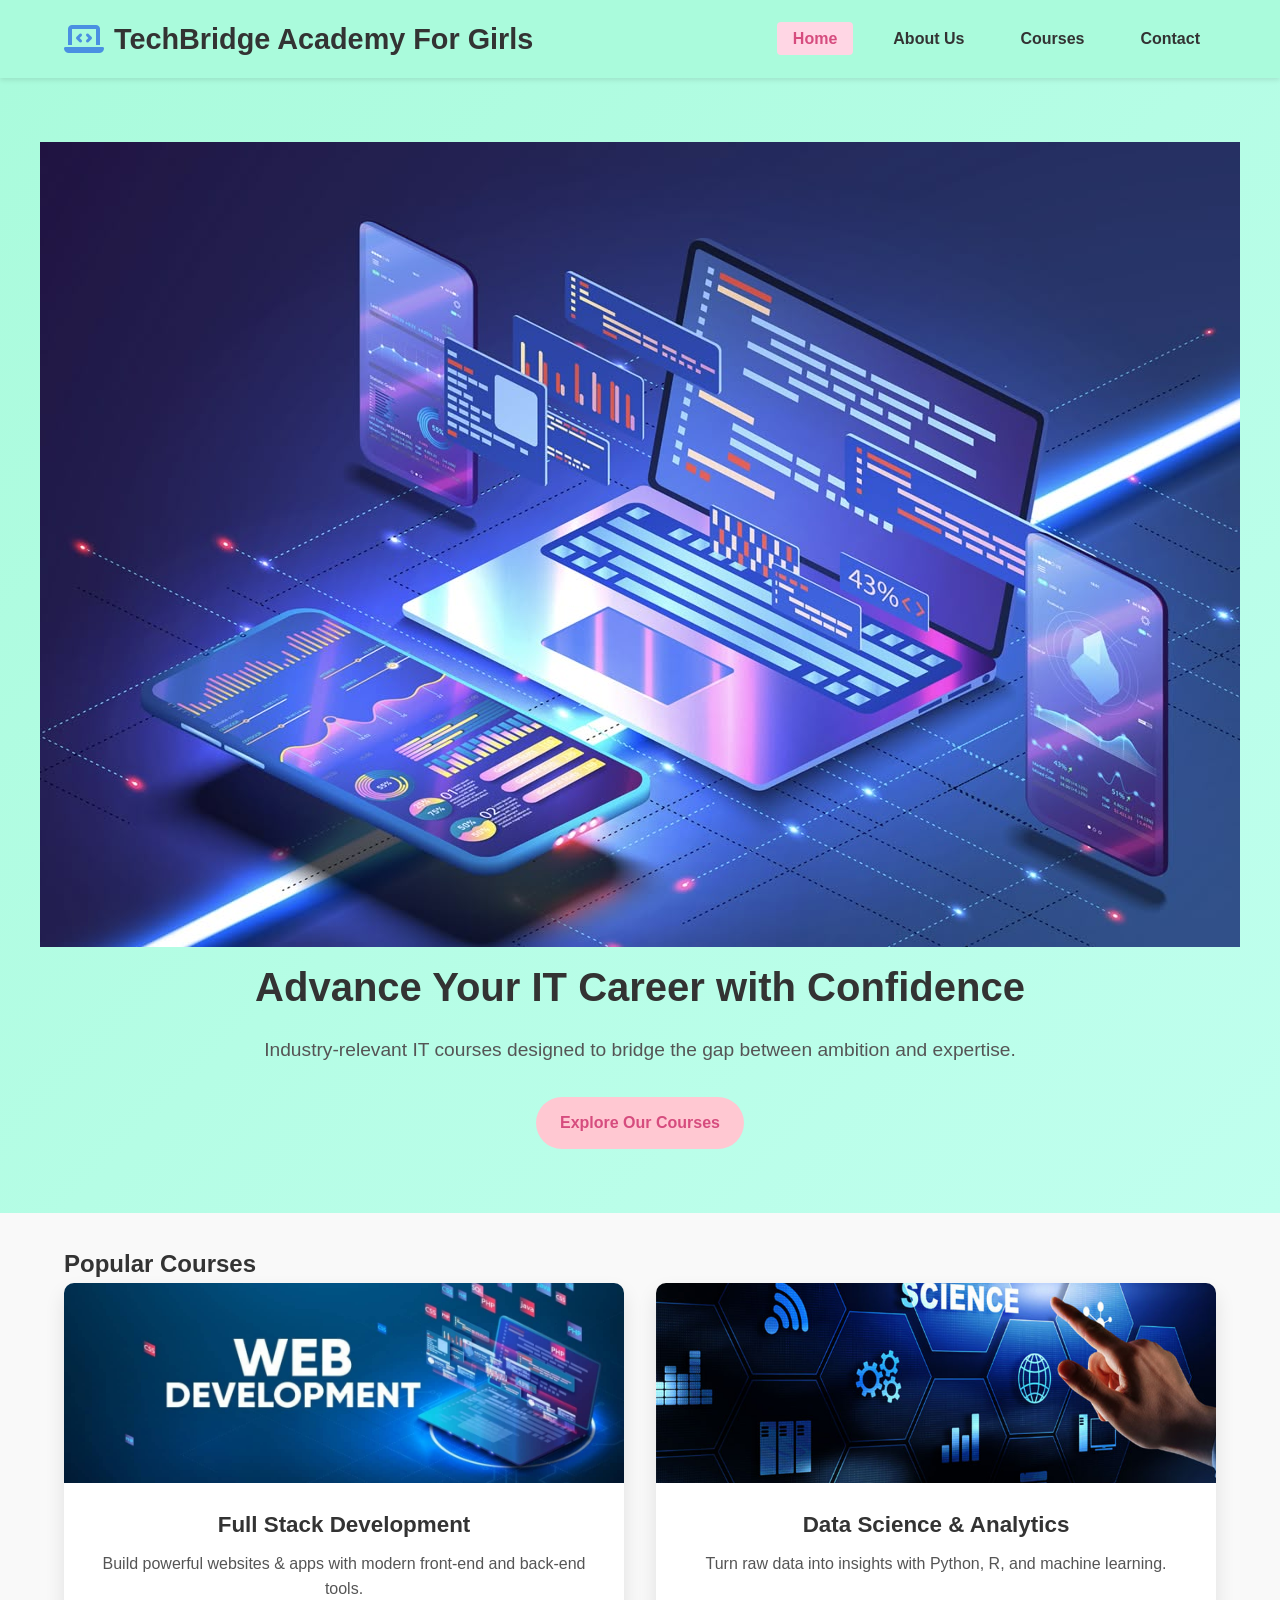
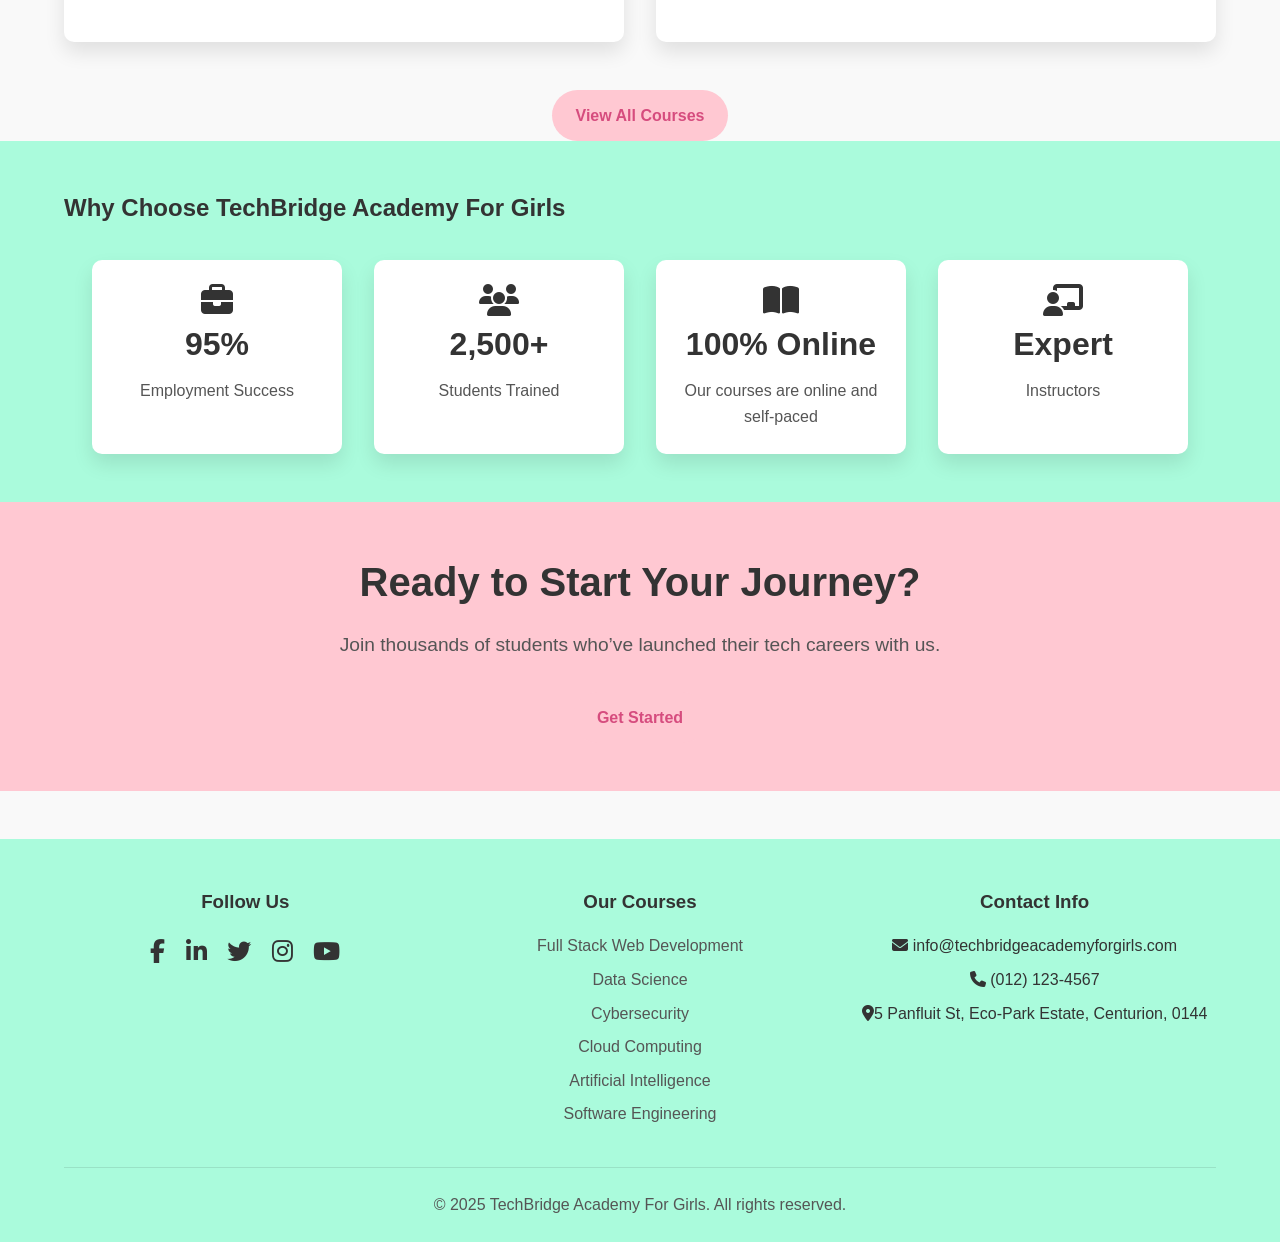
<file: index.html>
<!DOCTYPE html>
<html lang="en">
<head>
  <meta charset="UTF-8">
  <meta name="viewport" content="width=device-width, initial-scale=1.0">
  <title>TechBridge Academy - Home</title>
  <link rel="stylesheet" href="styles.css">
  <link rel="stylesheet" href="https://cdnjs.cloudflare.com/ajax/libs/font-awesome/6.4.0/css/all.min.css">
</head>
<body>
  <!-- Header -->
  <header>
    <div class="container header-content">
      <div class="logo">
        <i class="fas fa-laptop-code logo-icon"></i>
        <h1>TechBridge Academy For Girls</h1>
      </div>
      <nav>
        <ul>
          <li><a href="index.html" class="active">Home</a></li>
          <li><a href="about.html">About Us</a></li>
          <li><a href="courses.html">Courses</a></li>
          <li><a href="contact.html">Contact</a></li>
        </ul>
      </nav>
    </div>
  </header>

  <!-- Hero Section -->
  <section class="hero">
    <img src="images/hero.jpg" alt="">
    <div class="container hero-content">
      <h2>Advance Your IT Career with Confidence</h2>
      <p>Industry-relevant IT courses designed to bridge the gap between ambition and expertise.</p>
      <a href="courses.html" class="btn">Explore Our Courses</a>
    </div>
  </section>

  <!-- Popular Courses Preview -->
  <section>
    <div class="container">
      <div class="section-title">
        <h2>Popular Courses</h2>
      </div>
      <div class="courses-grid">
        <div class="course-card">
          <div class="course-img"><img src="images/WebDev.jpeg" alt=""></i></div>
          <div class="course-content">
            <h3>Full Stack Development</h3>
            <p>Build powerful websites & apps with modern front-end and back-end tools.</p>
          </div>
        </div>
        <div class="course-card">
          <div class="course-img"><img src="images/data-science.jpg" alt=""></div>
          <div class="course-content">
            <h3>Data Science & Analytics</h3>
            <p>Turn raw data into insights with Python, R, and machine learning.</p>
          </div>
        </div>
      
        </div>
      </div>
      <div style="text-align:center; margin-top: 1.5rem;">
        <a href="courses.html" class="btn">View All Courses</a>
      </div>
    </div>
  </section>

  <!-- Why Choose Us -->
  <section style="background-color: var(--primary); padding: 3rem 0;">
    <div class="container">
      <div class="section-title">
        <h2>Why Choose TechBridge Academy For Girls</h2>
      </div>
      <div class="about-stats">
        <div class="stat-box">
          <i class="fas fa-briefcase fa-2x"></i>
          <h3>95%</h3>
          <p>Employment Success</p>
        </div>
        <div class="stat-box">
          <i class="fas fa-users fa-2x"></i>
          <h3>2,500+</h3>
          <p>Students Trained</p>
        </div>
        <div class="stat-box">
          <i class="fas fa-book-open fa-2x"></i>
          <h3>100% Online</h3>
          <p>Our courses are online and self-paced</p>
        </div>
        <div class="stat-box">
          <i class="fas fa-chalkboard-teacher fa-2x"></i>
          <h3>Expert</h3>
          <p>Instructors</p>
        </div>
      </div>
    </div>
  </section>

  <!-- Call-to-Action -->
  <section class="hero" style="background: var(--accent2); padding: 3rem 0;">
    <div class="container hero-content">
      <h2>Ready to Start Your Journey?</h2>
      <p>Join thousands of students who’ve launched their tech careers with us.</p>
      <a href="courses.html" class="btn">Get Started</a>
    </div>
  </section>

  <!-- Footer -->
    <footer>
        <div class="container">
            <div class="footer-content">
                <div class="social-icons">
                    <h3>Follow Us</h3>
                    <a href="https://www.facebook.com/"><i class="fab fa-facebook-f"></i></a>
                    <a href="https://za.linkedin.com/"><i class="fab fa-linkedin-in"></i></a>
                    <a href="https://x.com/"><i class="fa-brands fa-twitter"></i></a>
                    <a href="https://www.instagram.com/"><i class="fab fa-instagram"></i></a>
                    <a href="https://www.youtube.com/"><i class="fab fa-youtube"></i></a>
                </div>

                <!-- Quick Links -->
                <div class="footer-links">
                    <h3>Our Courses</h3>
                    <ul>
                        <li><a href="courses.html">Full Stack Web Development</a></li>
                        <li><a href="courses.html">Data Science </a></li>
                        <li><a href="courses.html">Cybersecurity </a></li>
                        <li><a href="courses.html">Cloud Computing</a></li>
                        <li><a href="courses.html">Artificial Intelligence</a></li>
                        <li><a href="courses.html">Software Engineering</a></li>
                    </ul>
                </div>

                <!-- Contact Info -->
                <div class="footer-links">
                    <h3>Contact Info</h3>
                    <ul>
                        <li><i class="fas fa-envelope"></i> info@techbridgeacademyforgirls.com</li>
                        <li><i class="fas fa-phone"></i> (012) 123-4567</li>
                        <li><i class="fas fa-map-marker-alt"></i>5 Panfluit St, Eco-Park Estate, Centurion, 0144</li>
                    </ul>
                </div>
            </div>

            <!-- Copyright -->
            <div class="copyright">
                <p>&copy; 2025 TechBridge Academy For Girls. All rights reserved.</p>
            </div>
        </div>
    </footer>
</body>
</html>
</file>
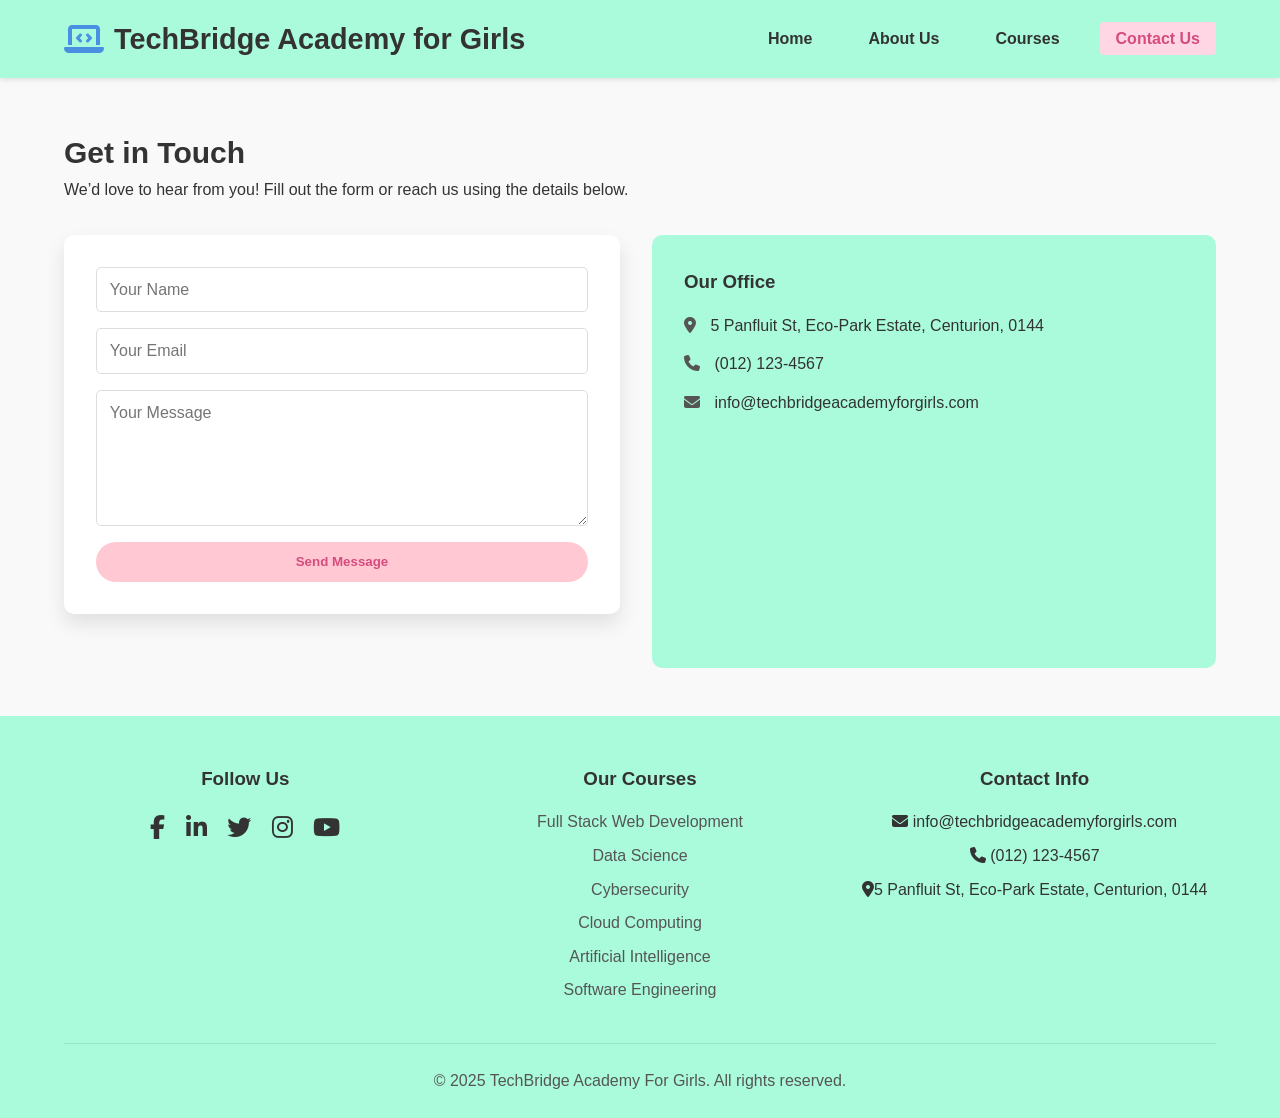
<file: contact.html>
<!DOCTYPE html>
<html lang="en">
<head>
  <meta charset="UTF-8">
  <meta name="viewport" content="width=device-width, initial-scale=1.0">
  <title>Contact Us - TechBridge Academy for Girls</title>
  <link rel="stylesheet" href="styles.css">
  <link rel="stylesheet" href="https://cdnjs.cloudflare.com/ajax/libs/font-awesome/6.4.0/css/all.min.css">
</head>
<body>
  <!-- Header -->
  <header>
    <div class="container header-content">
      <div class="logo">
        <i class="fas fa-laptop-code logo-icon"></i>
        <h1>TechBridge Academy for Girls</h1>
      </div>
      <nav>
        <ul>
          <li><a href="index.html">Home</a></li>
          <li><a href="about.html">About Us</a></li>
          <li><a href="courses.html">Courses</a></li>
          <li><a href="contact.html" class="active">Contact Us</a></li>
        </ul>
      </nav>
    </div>
  </header>

  <!-- Contact Section -->
  <div class="page-content">
    <div class="container">
      <div class="section-title"><br><br>
        <h2 style="font-size: 30px;">Get in Touch</h2>
        <p>We’d love to hear from you! Fill out the form or reach us using the details below.</p>
      </div>

      <div class="contact-grid">
        <!-- Contact Form -->
        <div class="contact-form">
          <form>
            <input type="text" placeholder="Your Name" required>
            <input type="email" placeholder="Your Email" required>
            <textarea placeholder="Your Message" rows="6" required></textarea>
            <button type="submit" class="btn">Send Message</button>
          </form>
        </div>

        <!-- Contact Info -->
        <div class="contact-info">
          <h3>Our Office</h3>
          <p><i class="fas fa-map-marker-alt"></i> 5 Panfluit St, Eco-Park Estate, Centurion, 0144</p>
          <p><i class="fas fa-phone"></i> (012) 123-4567</p>
          <p><i class="fas fa-envelope"></i> info@techbridgeacademyforgirls.com</p>

          <!-- Map Embed -->
          <div class="map">
            <iframe 
              src="https://www.google.com/maps/embed?pb=!1m18!1m12!1m3!1d3581.490792622634!2d28.18637831500179!3d-25.84220598360562!2m3!1f0!2f0!3f0!3m2!1i1024!2i768!4f13.1!3m3!1m2!1s0x1e956c6b8b5a7d7f%3A0x8e8e4f6c4e4e4e4e!2s5%20Panfluit%20St%2C%20Eco-Park%20Estate%2C%20Centurion%2C%200144!5e0!3m2!1sen!2sza!4v1700000000000!5m2!1sen!2sza"
              width="500px" height="200" style="border:0;">
            </iframe>
          </div>
        </div>
      </div>
    </div>
  </div>

  <!-- Footer -->
  <footer>
    <div class="container">
      <div class="footer-content">
        <!-- Socials -->
        <div class="social-icons">
          <h3>Follow Us</h3>
          <a href="https://www.facebook.com/"><i class="fab fa-facebook-f"></i></a>
          <a href="https://za.linkedin.com/"><i class="fab fa-linkedin-in"></i></a>
          <a href="https://x.com/"><i class="fa-brands fa-twitter"></i></a>
          <a href="https://www.instagram.com/"><i class="fab fa-instagram"></i></a>
          <a href="https://www.youtube.com/"><i class="fab fa-youtube"></i></a>
        </div>

        <!-- Quick Links -->
        <div class="footer-links">
          <h3>Our Courses</h3>
          <ul>
            <li><a href="courses.html">Full Stack Web Development</a></li>
            <li><a href="courses.html">Data Science</a></li>
            <li><a href="courses.html">Cybersecurity</a></li>
            <li><a href="courses.html">Cloud Computing</a></li>
            <li><a href="courses.html">Artificial Intelligence</a></li>
            <li><a href="courses.html">Software Engineering</a></li>
          </ul>
        </div>

        <!-- Contact Info -->
        <div class="footer-links">
          <h3>Contact Info</h3>
          <ul>
            <li><i class="fas fa-envelope"></i> info@techbridgeacademyforgirls.com</li>
            <li><i class="fas fa-phone"></i> (012) 123-4567</li>
            <li><i class="fas fa-map-marker-alt"></i>5 Panfluit St, Eco-Park Estate, Centurion, 0144</li>
          </ul>
        </div>
      </div>

      <!-- Copyright -->
      <div class="copyright">
        <p>&copy; 2025 TechBridge Academy For Girls. All rights reserved.</p>
      </div>
    </div>
  </footer>
</body>
</html>
</file>
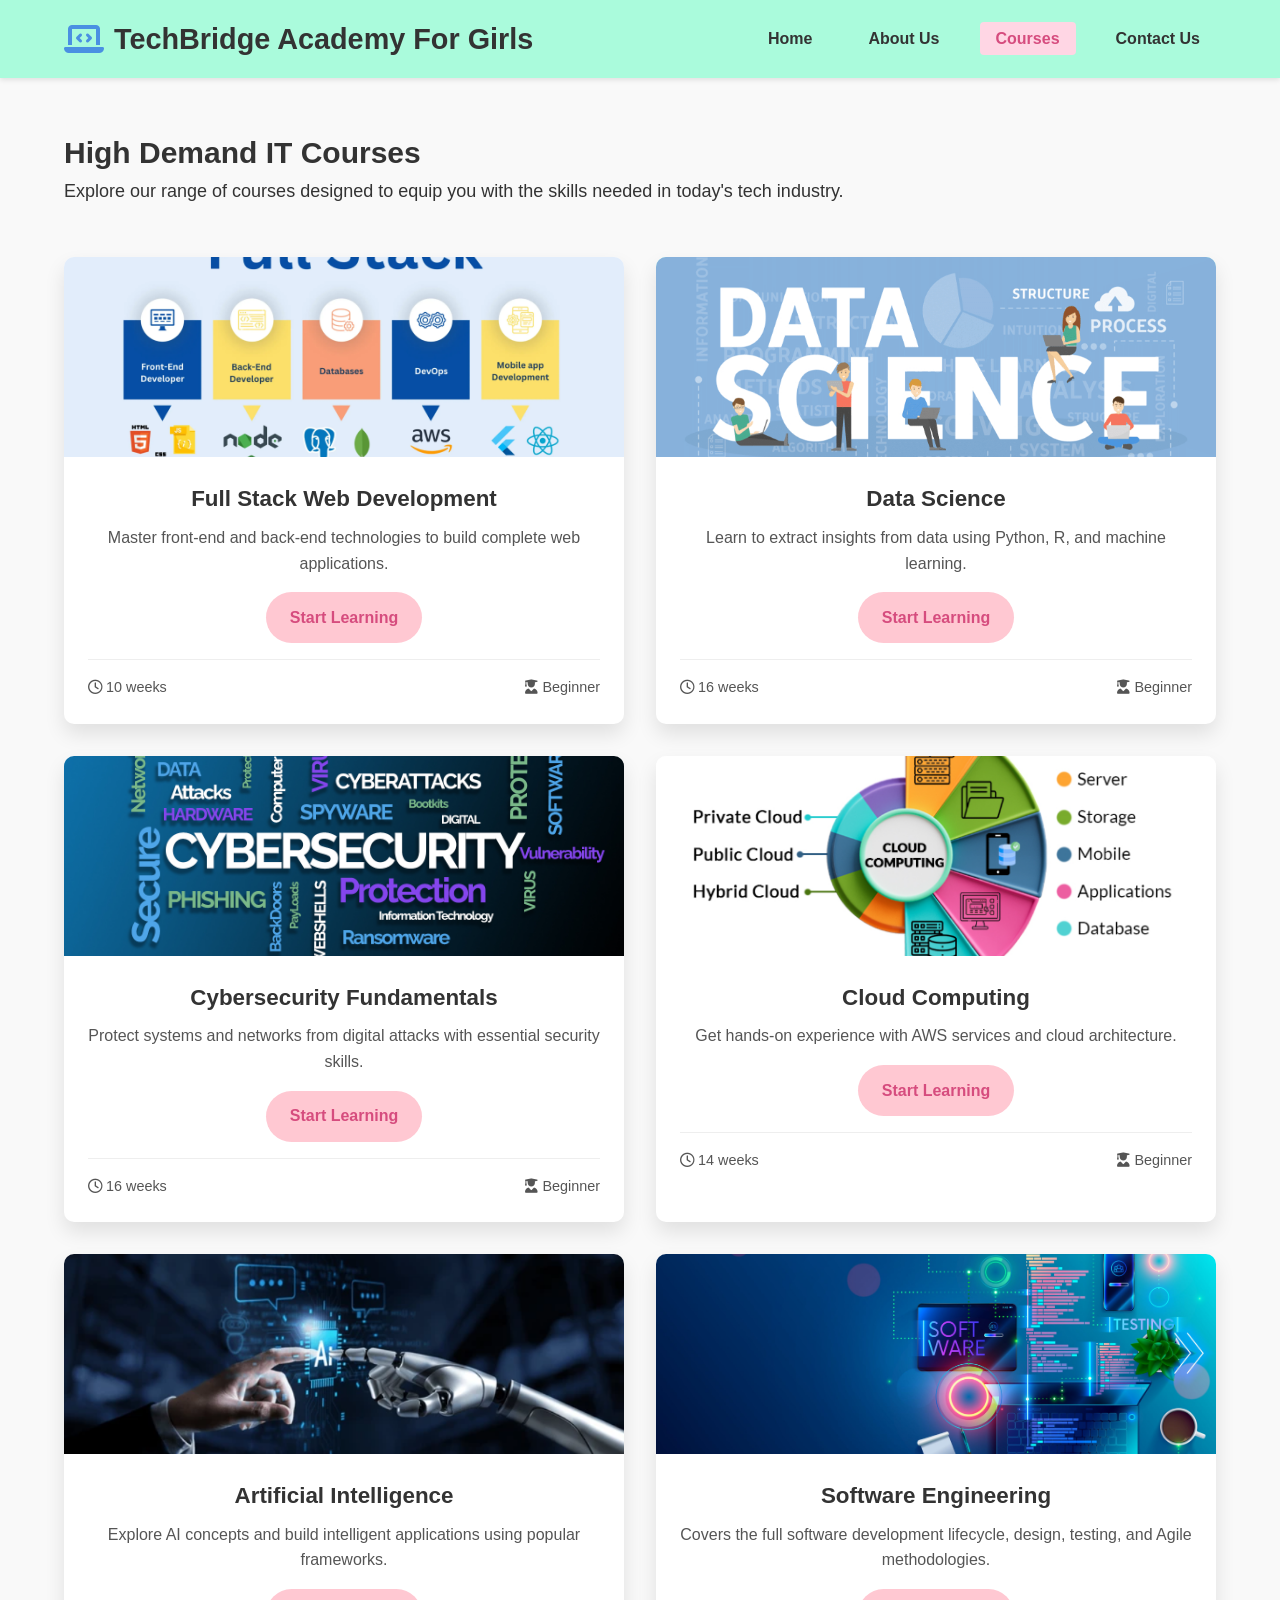
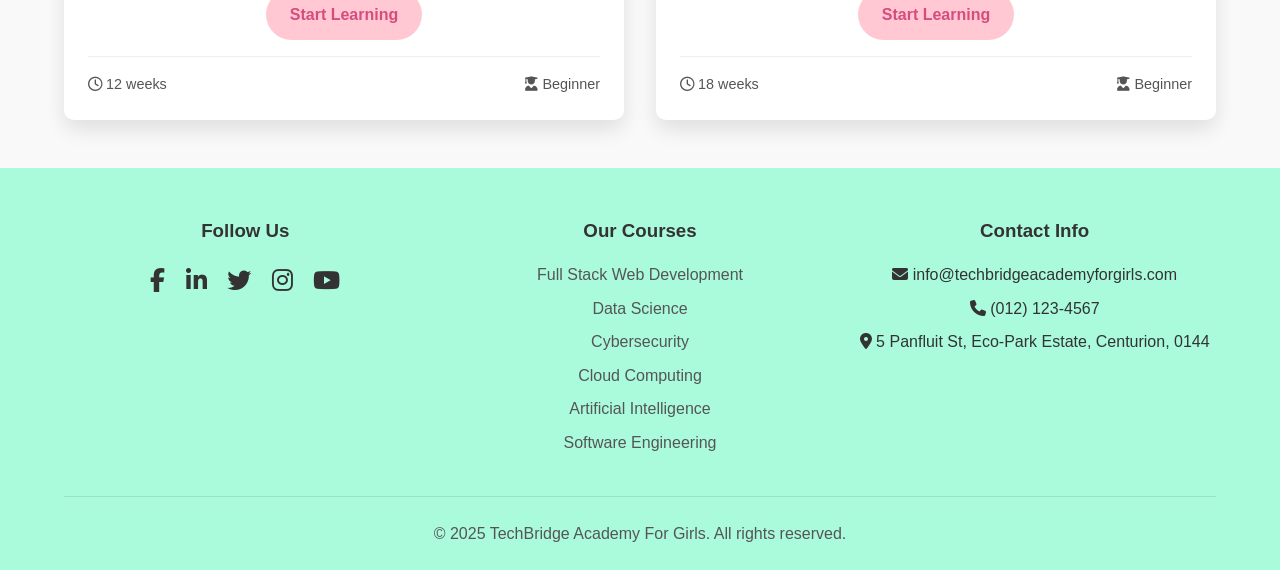
<file: courses.html>
<!DOCTYPE html>
<html lang="en">
<head>
  <meta charset="UTF-8">
  <meta name="viewport" content="width=device-width, initial-scale=1.0">
  <title>Courses - TechBridge Academy For Girls</title>
  <link rel="stylesheet" href="https://cdnjs.cloudflare.com/ajax/libs/font-awesome/6.4.0/css/all.min.css">
  <link rel="stylesheet" href="styles.css">
</head>
<body>
  <!-- Header -->
  <header>
    <div class="container header-content">
      <div class="logo">
        <i class="fas fa-laptop-code logo-icon"></i>
        <h1>TechBridge Academy For Girls</h1>
      </div>

        <nav id="navbar">
            <ul>
                <li><a href="index.html">Home</a></li>
                <li><a href="about.html">About Us</a></li>
                <li><a href="courses.html" class="active">Courses</a></li>
                <li><a href="contact.html">Contact Us</a></li>
            </ul>
        </nav>
    </div>
  </header>

  <!-- Featured Courses -->
  <section class="page-content active">
    <div class="container">
      <div class="section-title"><br><br>
        <h1 style="font-size: 30px ;">High Demand IT Courses</h1>
        <p style="font-size: 18px;">Explore our range of courses designed to equip you with the skills needed in today's tech industry.</p><br><br>
      </div>
      <div class="courses-grid">
        
        <!-- Course 1: Full Stack Web Development -->
        <div class="course-card">
          <div class="course-img">
            <img src="images/FullStackDev.png" alt="Full Stack Development Picture">
          </div>
          <div class="course-content">
            <h3>Full Stack Web Development</h3>
            <p>Master front-end and back-end technologies to build complete web applications.</p>
            <a href="https://www.youtube.com/watch?v=nu_pCVPKzTk" target="_blank" class="btn">Start Learning</a>
            <div class="course-meta">
              <span><i class="far fa-clock"></i> 10 weeks</span>
              <span><i class="fas fa-user-graduate"></i> Beginner</span>
            </div>
          </div>
        </div>
        
        <!-- Course 2: Data Science -->
        <div class="course-card">
          <div class="course-img">
            <img src="images/data-science-.png" alt="Data Science Picture">
          </div>
          <div class="course-content">
            <h3>Data Science </h3>
            <p>Learn to extract insights from data using Python, R, and machine learning.</p>
            <a href="https://www.youtube.com/watch?v=ppYbY-LbqiI&pp=ygUYZGF0YSBzY2llbmNlIGZ1bGwgY291cnNl0gcJCbIJAYcqIYzv" target="_blank" class="btn">Start Learning</a>
            <div class="course-meta">
              <span><i class="far fa-clock"></i> 16 weeks</span>
              <span><i class="fas fa-user-graduate"></i> Beginner</span>
            </div>
          </div>
        </div>
        
        <!-- Course 3: Cybersecurity -->
        <div class="course-card">
          <div class="course-img">
            <img src="images/CyberSecurity.jpg" alt="CyberSecurity Picture">
          </div>
          <div class="course-content">
            <h3>Cybersecurity Fundamentals</h3>
            <p>Protect systems and networks from digital attacks with essential security skills.</p>
            <a href="https://www.youtube.com/watch?v=s19BxFpoSd0" target="_blank" class="btn">Start Learning</a>
            <div class="course-meta">
              <span><i class="far fa-clock"></i> 16 weeks</span>
              <span><i class="fas fa-user-graduate"></i> Beginner</span>
            </div>
          </div>
        </div>
        
        <!-- Course 4: Cloud Computing -->
        <div class="course-card">
          <div class="course-img">
            <img src="images/Cloud.png" alt="Cloud Computing Picture">
          </div>
          <div class="course-content">
            <h3>Cloud Computing</h3>
            <p>Get hands-on experience with AWS services and cloud architecture.</p>
            <a href="https://www.youtube.com/watch?v=x3nrA8zZPc4&pp=ygUbY2xvdWQgY29tcHV0aW5nIGZ1bGwgY291cnNl" target="_blank" class="btn">Start Learning</a>
            <div class="course-meta">
              <span><i class="far fa-clock"></i> 14 weeks</span>
              <span><i class="fas fa-user-graduate"></i> Beginner</span>
            </div>
          </div>
        </div>

        <!-- Course 5: Artificial Intelligence -->
        <div class="course-card">
          <div class="course-img">
            <img src="images/AI.png" alt="AI Picture">
          </div>
          <div class="course-content">
            <h3>Artificial Intelligence</h3>
            <p>Explore AI concepts and build intelligent applications using popular frameworks.</p>
            <a href="https://www.youtube.com/watch?v=5NgNicANyqM" target="_blank" class="btn">Start Learning</a>
            <div class="course-meta">
              <span><i class="far fa-clock"></i> 12 weeks</span>
              <span><i class="fas fa-user-graduate"></i> Beginner</span>
            </div>
          </div>
        </div>

        <!-- Course 6: Software Engineering -->
        <div class="course-card">
          <div class="course-img">
            <img src="images/SoftwareEngineering.jpg" alt="Software Engineering Picture">
          </div>
          <div class="course-content">
            <h3>Software Engineering</h3>
            <p>Covers the full software development lifecycle, design, testing, and Agile methodologies. </p>
            <a href="https://www.youtube.com/watch?v=4b1D1QFEel0&list=PLWPirh4EWFpG2b1L3CL-OAPYcM25jLjXH" target="_blank" class="btn">Start Learning</a>
            <div class="course-meta">
              <span><i class="far fa-clock"></i> 18 weeks</span>
              <span><i class="fas fa-user-graduate"></i> Beginner</span>
          </div>
    </div>
  </section>

    <!-- Footer -->
  <footer>
    <div class="container">
        <!-- Social Media   -->
      <div class="footer-content">
        <div class="social-icons">
          <h3>Follow Us</h3>
          <a href="https://www.facebook.com/"><i class="fab fa-facebook-f"></i></a>
          <a href="https://za.linkedin.com/"><i class="fab fa-linkedin-in"></i></a>
          <a href="https://x.com/"><i class="fa-brands fa-twitter"></i></a>
          <a href="https://www.instagram.com/"><i class="fab fa-instagram"></i></a>
          <a href="https://www.youtube.com/"><i class="fab fa-youtube"></i></a>
        </div>

        <!-- Links -->
        <div class="footer-links">
          <h3>Our Courses</h3>
          <ul>
            <li><a href="courses.html">Full Stack Web Development</a></li>
            <li><a href="courses.html">Data Science </a></li>
            <li><a href="courses.html">Cybersecurity </a></li>
            <li><a href="courses.html">Cloud Computing</a></li>
            <li><a href="courses.html">Artificial Intelligence</a></li>
            <li><a href="courses.html">Software Engineering</a></li>
          </ul>
        </div>

        <!-- Contact Info -->
        <div class="footer-links">
          <h3>Contact Info</h3>
          <ul>
            <li><i class="fas fa-envelope"></i> info@techbridgeacademyforgirls.com</li>
            <li><i class="fas fa-phone"></i> (012) 123-4567</li>
            <li><i class="fas fa-map-marker-alt"></i> 5 Panfluit St, Eco-Park Estate, Centurion, 0144</li>
          </ul>
        </div>
      </div>
      
      <!-- Copyright -->
      <div class="copyright">
        <p>&copy; 2025 TechBridge Academy For Girls. All rights reserved.</p>
      </div>
    </div>
  </footer>

</body>
</html>
</file>
<file: styles.css>
/*RESET & BASE STYLES (Apply to all pages)*/
* {
    margin: 0;
    padding: 0;
    box-sizing: border-box;
    font-family: 'Segoe UI', Tahoma, Geneva, Verdana, sans-serif;
}

/* Global Variables for my colours */
:root {
    --primary: #aafbdc;
    --secondary: #c0ffee;
    --white: #ffffff;
    --accent1: #ffd6e4;
    --accent2: #ffc8d2;
    --dark-text: #333;
    --light-text: #555;
    --card-shadow: 0 10px 20px rgba(0, 0, 0, 0.1);
}

body {
    background-color: #f9f9f9;
    color: var(--dark-text);
    line-height: 1.6;
}

.container {
    width: 90%;
    max-width: 1200px;
    margin: 0 auto;
}


/* HEADER & NAVIGATION (All Pages)*/
header {
    background-color: var(--primary);
    padding: 1rem 0;
    box-shadow: 0 2px 5px rgba(0, 0, 0, 0.1);
    position: sticky;
    top: 0;
    z-index: 100;
}

.header-content {
    display: flex;
    justify-content: space-between;
    align-items: center;
}

.logo {
    display: flex;
    align-items: center;
}

.logo h1 {
    font-size: 1.8rem;
    color: var(--dark-text);
    margin-left: 10px;
}

.logo-icon {
    font-size: 2rem;
    color: #4a90e2;
}

nav ul {
    display: flex;
    list-style: none;
}

nav ul li {
    margin-left: 1.5rem;
}

nav ul li a {
    text-decoration: none;
    color: var(--dark-text);
    font-weight: 600;
    padding: 0.5rem 1rem;
    border-radius: 4px;
    transition: all 0.3s ease;
}

nav ul li a:hover, 
nav ul li a.active {
    background-color: var(--accent1);
    color: #d64c7e;
}


/* HOME PAGE STYLES */

/* Hero Section */
.hero {
    background: linear-gradient(135deg, var(--primary) 0%, var(--secondary) 100%);
    padding: 4rem 0;
    text-align: center;
    margin-bottom: 2rem;
}

.hero-content {
    max-width: 800px;
    margin: 0 auto;
}

.hero h2 {
    font-size: 2.5rem;
    margin-bottom: 1rem;
    color: var(--dark-text);
}

.hero p {
    font-size: 1.2rem;
    color: var(--light-text);
    margin-bottom: 2rem;
}

.btn {
    display: inline-block;
    background-color: var(--accent2);
    color: #d64c7e;
    padding: 0.8rem 1.5rem;
    border-radius: 30px;
    text-decoration: none;
    font-weight: 600;
    transition: all 0.3s ease;
    border: none;
    cursor: pointer;
}

.btn:hover {
    background-color: #ffa5bd;
    transform: translateY(-3px);
    box-shadow: 0 5px 15px rgba(255, 200, 210, 0.4);
}

/* Why Choose Us Section */
.about-stats {
    display: flex;
    justify-content: center;   
    gap: 2rem;                 
    flex-wrap: wrap;           
    margin-top: 2rem;
}

.about-text {
    background-color: #aafbdc;    
    padding: 20px;
    margin: 30px ;
    border-radius: 10px;
    text-align: center;
}

.about-text2 {
    background-color: #aafbdc; 
    margin: 30px ;
    padding: 20px;
    border-radius: 10px;
}

.stat-box {
    background: var(--white);
    padding: 1.5rem;
    border-radius: 10px;
    box-shadow: var(--card-shadow);
    text-align: center;        
    flex: 1 1 200px;           
    max-width: 250px;          
}

.stat-box h3 {
    font-size: 2rem;
    color: var(--dark-text);
    margin-bottom: 0.5rem;
}

.stat-box p {
    font-size: 1rem;
    color: var(--light-text);
}


/* ABOUT PAGE STYLES */

/* Hero image full width */
.about-hero {
  width: 100%;
  height: 500px;
  overflow: hidden;
}
.about-hero img {
  width: 100%;
  height: 100%;
  object-fit: cover;
  display: block;
}

/* About content grid */
.about-grid {
    display: grid;
    grid-template-columns: 1fr 1fr;
    gap: 2rem;
    margin-top: 2rem;
    align-items: center;
}

.about-text {
    background-color: var(--primary);
    padding: 20px;
    border-radius: 10px;
}

.about-image img {
    width: 100%;
    border-radius: 10px;
    box-shadow: var(--card-shadow);
}

/* Mission & Values Section */
.values-section {
    background: var(--white);
    padding: 3rem 0;
    margin-top: 2rem;
}

.values-grid {
    display: grid;
    grid-template-columns: repeat(auto-fit, minmax(220px, 1fr));
    gap: 2rem;
}

.value-card {
    background: var(--accent1);
    padding: 2rem;
    border-radius: 10px;
    text-align: center;
    box-shadow: var(--card-shadow);
    transition: transform 0.3s ease;
}

.value-card:hover {
    transform: translateY(-10px);
}

.value-card i {
    font-size: 2rem;
    color: #d64c7e;
    margin-bottom: 1rem;
}


/* COURSES PAGE STYLES */
.courses-grid {
    display: grid;
    grid-template-columns: repeat(2, 1fr); 
    gap: 2rem;
    margin-bottom: 3rem;
}

@media (max-width: 768px) {
    .courses-grid {
        grid-template-columns: 1fr; 
    }
}

.course-card {
    background-color: var(--white);
    border-radius: 10px;
    overflow: hidden;
    box-shadow: var(--card-shadow);
    transition: transform 0.3s ease, box-shadow 0.3s ease;
}

.course-card:hover {
    transform: translateY(-10px);
    box-shadow: 0 8px 20px rgba(0,0,0,0.15);
}

.course-img {
    height: 200px;
    background-color: var(--secondary);
    display: flex;
    align-items: center;
    justify-content: center;
    color: var(--dark-text);
    overflow: hidden;
}

.course-img img {
    width: 100%;
    height: 100%;
    object-fit: cover;
}

.course-content {
    padding: 1.5rem;
    text-align: center;
}

.course-content h3 {
    font-size: 1.4rem;
    margin-bottom: 0.5rem;
    color: var(--dark-text);
}

.course-content p {
    color: var(--light-text);
    margin-bottom: 1rem;
}

.course-meta {
    display: flex;
    justify-content: space-between;
    color: var(--light-text);
    font-size: 0.9rem;
    margin-top: 1rem;
    padding-top: 1rem;
    border-top: 1px solid #eee;
}

/* Filter Section */
.course-filters {
    background-color: var(--white);
    padding: 1.5rem;
    border-radius: 10px;
    box-shadow: var(--card-shadow);
    margin-bottom: 2rem;
}

.filter-title {
    margin-bottom: 1rem;
    color: var(--dark-text);
}

.filter-options {
    display: flex;
    flex-wrap: wrap;
    gap: 1rem;
}

.filter-btn {
    padding: 0.5rem 1rem;
    background-color: var(--primary);
    border: none;
    border-radius: 20px;
    cursor: pointer;
    transition: all 0.3s ease;
}

.filter-btn:hover, 
.filter-btn.active {
    background-color: var(--accent1);
    color: #d64c7e;
}


/* CONTACT PAGE STYLES */
.contact-grid {
    display: grid;
    grid-template-columns: 1fr 1fr;
    gap: 2rem;
    margin-top: 2rem;
}

.contact-form form {
    display: flex;
    flex-direction: column;
    gap: 1rem;
    background: var(--white);
    padding: 2rem;
    border-radius: 10px;
    box-shadow: var(--card-shadow);
}

.contact-form input,
.contact-form textarea {
    padding: 0.8rem;
    border: 1px solid #ddd;
    border-radius: 5px;
    font-size: 1rem;
}

.contact-form input:focus,
.contact-form textarea:focus {
    border-color: var(--accent1);
    outline: none;
    box-shadow: 0 0 5px rgba(0, 229, 255, 0.3);
}

.contact-info {
    background: var(--primary);
    color: var(--dark-text);
    padding: 2rem;
    border-radius: 10px;
}

.contact-info h3 {
    margin-bottom: 1rem;
    color: var(--dark-text);
}

.contact-info p {
    margin-bottom: 0.8rem;
}

.contact-info i {
    margin-right: 10px;
    color: var(--light-text);
}


/* FOOTER (All Pages) */
footer {
    background-color: var(--primary);
    padding: 3rem 0 1.5rem;
    margin-top: 3rem;
}

.footer-content {
    display: grid;
    grid-template-columns: repeat(auto-fit, minmax(250px, 1fr));
    gap: 2rem;
    margin-bottom: 2rem;
}

.social-icons, 
.footer-links {
    text-align: center;
}

.social-icons h3, 
.footer-links h3 {
    margin-bottom: 1rem;
    color: var(--dark-text);
}

.social-icons a {
    display: inline-block;
    color: var(--dark-text);
    font-size: 1.5rem;
    margin: 0 0.5rem;
    transition: color 0.3s ease;
}

.social-icons a:hover {
    color: #d64c7e;
}

.footer-links ul {
    list-style: none;
}

.footer-links li {
    margin-bottom: 0.5rem;
}

.footer-links a {
    text-decoration: none;
    color: var(--light-text);
    transition: color 0.3s ease;
}

.footer-links a:hover {
    color: #d64c7e;
}

.copyright {
    text-align: center;
    padding-top: 1.5rem;
    border-top: 1px solid rgba(0, 0, 0, 0.1);
    color: var(--light-text);
}


/* RESPONSIVE DESIGN (Mobile Styling) */
@media (max-width: 768px) {
    nav {
        position: fixed;
        top: 0;
        left: 0;
        width: 200px;              
        height: 100%;              
        background-color: #ff69b4; 
        padding-top: 2rem;
        z-index: 1000;
    }

    nav ul {
        flex-direction: column;
        padding: 0;
        margin: 0;
    }

    nav ul li {
        margin: 1rem 0;
    }

    nav ul li a {
        color: white;             
        text-decoration: none;    
        font-size: 1.2rem;
        display: block;
        padding: 0.8rem 1rem;
        border-radius: 4px;
        transition: background 0.3s ease, padding-left 0.3s ease;
    }

    nav ul li a:hover {
        background: #ff85c1; 
        padding-left: 20px;  
    }

    /* Push page content so it's not hidden behind sidebar */
    body {
        margin-left: 200px;
    }

    .header-content {
        flex-direction: column;
    }
}
</file>
